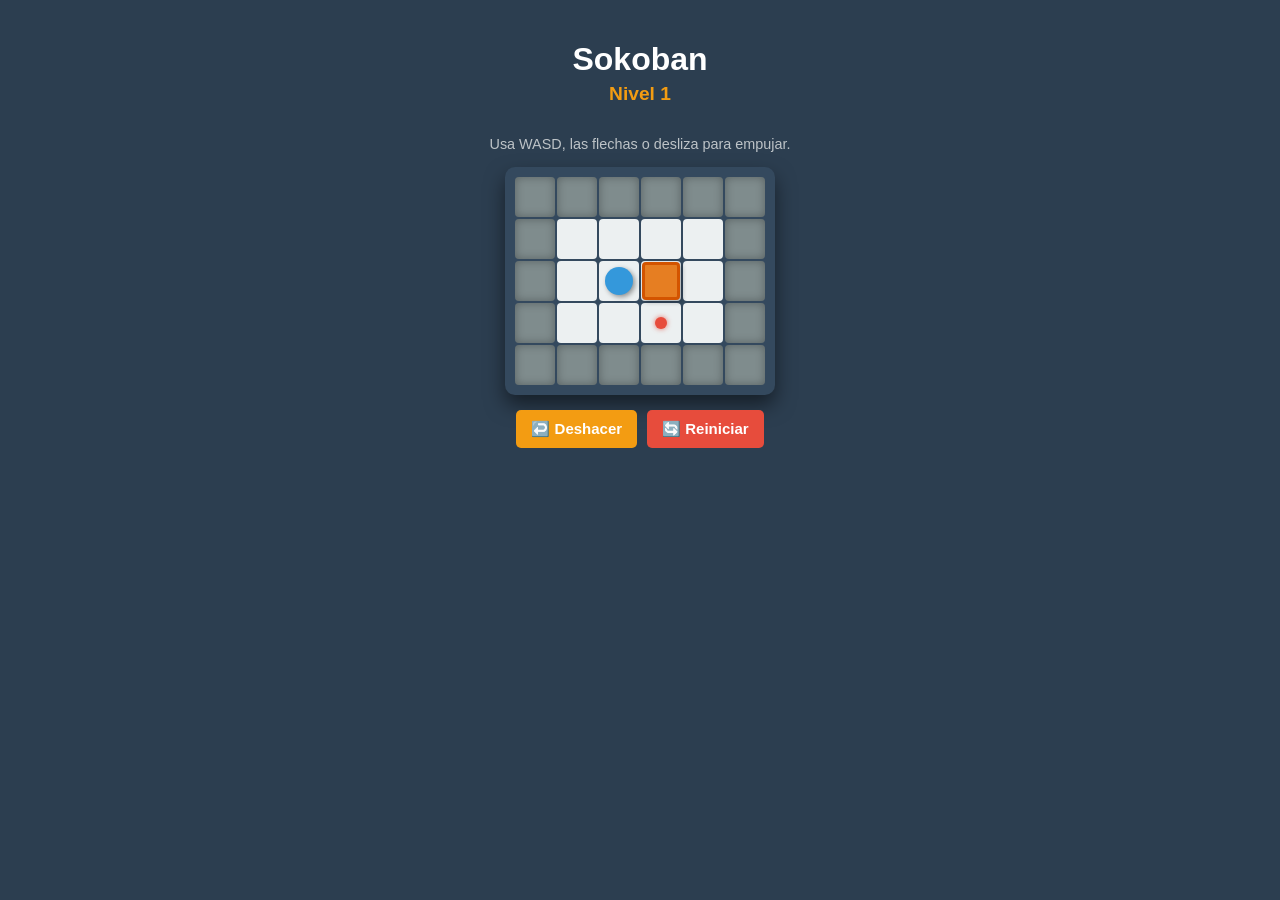
<file: index.html>
<!DOCTYPE html>
<html lang="es">
<head>
    <meta charset="UTF-8">
    <meta name="viewport" content="width=device-width, initial-scale=1.0, maximum-scale=1.0, user-scalable=no">
    <title>Sokoban - Nivel 1</title>
    <link rel="stylesheet" href="style.css">
</head>
<body>

    <h1>Sokoban</h1>
    <h2>Nivel 1</h2>
    <p>Usa WASD, las flechas o desliza para empujar.</p>

    <div id="game-board"></div>
    <div id="win-message">¡Nivel Completado! 🎉</div>

    <div class="controls">
        <div></div><button onclick="handleMove(-1, 0)">⬆️</button><div></div>
        <button onclick="handleMove(0, -1)">⬅️</button>
        <button onclick="handleMove(1, 0)">⬇️</button>
        <button onclick="handleMove(0, 1)">➡️</button>
    </div>

    <div class="action-buttons">
        <button class="btn btn-undo" onclick="undo()">↩️ Deshacer</button>
        <button class="btn btn-restart" onclick="initGame()">🔄 Reiniciar</button>
        <button id="btn-next" class="btn btn-next">Siguiente ➡️</button>
    </div>

    <!-- AQUÍ SE DEFINE EL MAPA Y EL SIGUIENTE NIVEL -->
    <script>
        const levelMap = [
            "######",
            "#    #",
            "# @$ #",
            "#  . #",
            "######"
        ];
        const nextLevelUrl = "nivel2.html"; // Al ganar, irá a este archivo
    </script>
    
    <!-- Cargar la lógica del juego -->
    <script src="game.js"></script>
</body>
</html>
</file>
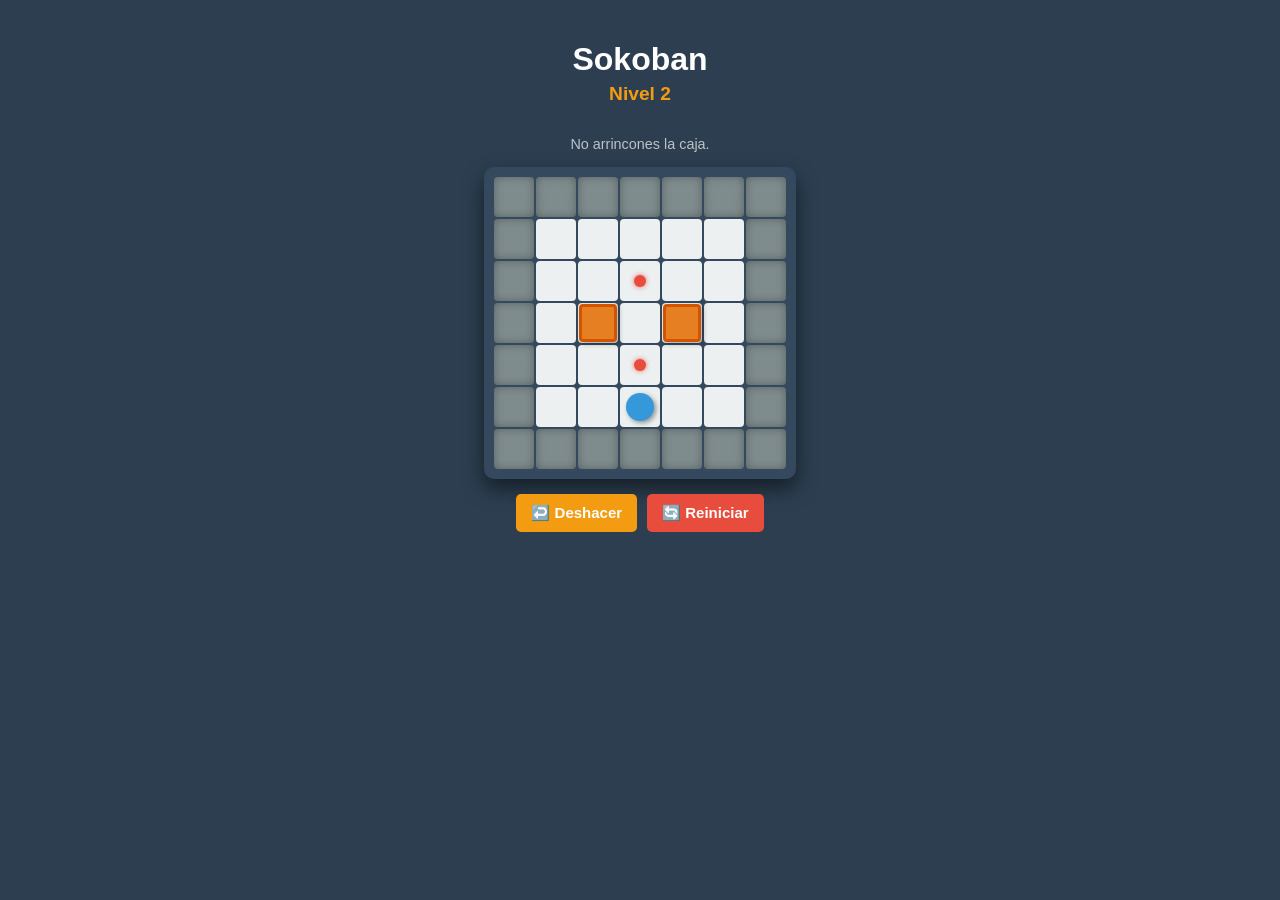
<file: nivel2.html>
<!DOCTYPE html>
<html lang="es">
<head>
    <meta charset="UTF-8">
    <meta name="viewport" content="width=device-width, initial-scale=1.0, maximum-scale=1.0, user-scalable=no">
    <title>Sokoban - Nivel 2</title>
    <link rel="stylesheet" href="style.css">
</head>
<body>

    <h1>Sokoban</h1>
    <h2>Nivel 2</h2>
    <p>No arrincones la caja.</p>

    <div id="game-board"></div>
    <div id="win-message">¡Nivel Completado! 🎉</div>

    <!-- (Los mismos controles y botones que en el index.html) -->
    <div class="controls">
        <div></div><button onclick="handleMove(-1, 0)">⬆️</button><div></div>
        <button onclick="handleMove(0, -1)">⬅️</button>
        <button onclick="handleMove(1, 0)">⬇️</button>
        <button onclick="handleMove(0, 1)">➡️</button>
    </div>

    <div class="action-buttons">
        <button class="btn btn-undo" onclick="undo()">↩️ Deshacer</button>
        <button class="btn btn-restart" onclick="initGame()">🔄 Reiniciar</button>
        <button id="btn-next" class="btn btn-next">Siguiente ➡️</button>
    </div>

    <!-- EL MAPA CAMBIA AQUÍ -->
    <script>
        const levelMap = [
            "#######",
            "#     #",
            "#  .  #",
            "# $ $ #",
            "#  .  #",
            "#  @  #",
            "#######"
        ];
        const nextLevelUrl = "nivel3.html"; // Al ganar, irá al nivel 3
    </script>
    
    <script src="game.js"></script>
</body>
</html>
</file>
<file: style.css>
:root {
    --wall-color: #7f8c8d;
    --floor-color: #ecf0f1;
    --box-color: #e67e22;
    --box-border: #d35400;
    --box-done: #2ecc71;
    --box-done-border: #27ae60;
    --player-color: #3498db;
    --goal-color: #e74c3c;
}

* {
    user-select: none;
    -webkit-user-select: none;
    touch-action: none;
}

body {
    background-color: #2c3e50;
    color: white;
    font-family: 'Segoe UI', Tahoma, Geneva, Verdana, sans-serif;
    display: flex;
    flex-direction: column;
    align-items: center;
    margin: 0;
    padding-top: 20px;
}

h1 { margin-bottom: 0px; font-size: 2rem;}
h2 { margin-top: 5px; color: #f39c12; font-size: 1.2rem; }
p { color: #bdc3c7; margin-bottom: 15px; text-align: center; font-size: 0.9rem;}

#game-board {
    display: grid;
    background-color: #34495e;
    padding: 10px;
    border-radius: 10px;
    box-shadow: 0 10px 20px rgba(0,0,0,0.5);
    gap: 2px;
    margin-bottom: 15px;
}

.cell { width: 40px; height: 40px; position: relative; display: flex; justify-content: center; align-items: center; }
.wall { background-color: var(--wall-color); border-radius: 4px; box-shadow: inset 0 0 10px rgba(0,0,0,0.3); }
.floor { background-color: var(--floor-color); border-radius: 4px; }
.goal::after { content: ''; width: 12px; height: 12px; background-color: var(--goal-color); border-radius: 50%; position: absolute; box-shadow: 0 0 5px rgba(231, 76, 60, 0.8); }

.box { width: 32px; height: 32px; background-color: var(--box-color); border: 3px solid var(--box-border); border-radius: 4px; position: absolute; z-index: 10; box-shadow: 2px 2px 5px rgba(0,0,0,0.3); }
.box.on-goal { background-color: var(--box-done); border-color: var(--box-done-border); }
.player { width: 28px; height: 28px; background-color: var(--player-color); border-radius: 50%; position: absolute; z-index: 20; box-shadow: 2px 2px 5px rgba(0,0,0,0.4); }

.controls { display: grid; grid-template-columns: repeat(3, 50px); gap: 10px; margin-bottom: 15px; }
.controls button { width: 50px; height: 50px; font-size: 20px; background-color: #95a5a6; border: none; border-radius: 8px; cursor: pointer; box-shadow: 0 4px #7f8c8d; }
.controls button:active { box-shadow: 0 0 #7f8c8d; transform: translateY(4px); }

.action-buttons { display: flex; gap: 10px; justify-content: center; }
.btn { padding: 10px 15px; font-size: 15px; font-weight: bold; cursor: pointer; border: none; border-radius: 5px; }
.btn-undo { background-color: #f39c12; color: white; }
.btn-restart { background-color: #e74c3c; color: white; }
.btn-next { background-color: #2ecc71; color: white; display: none; }

#win-message { display: none; color: #2ecc71; font-size: 22px; font-weight: bold; margin: 10px 0; }

@media (min-width: 768px) { .controls { display: none; } }
</file>
